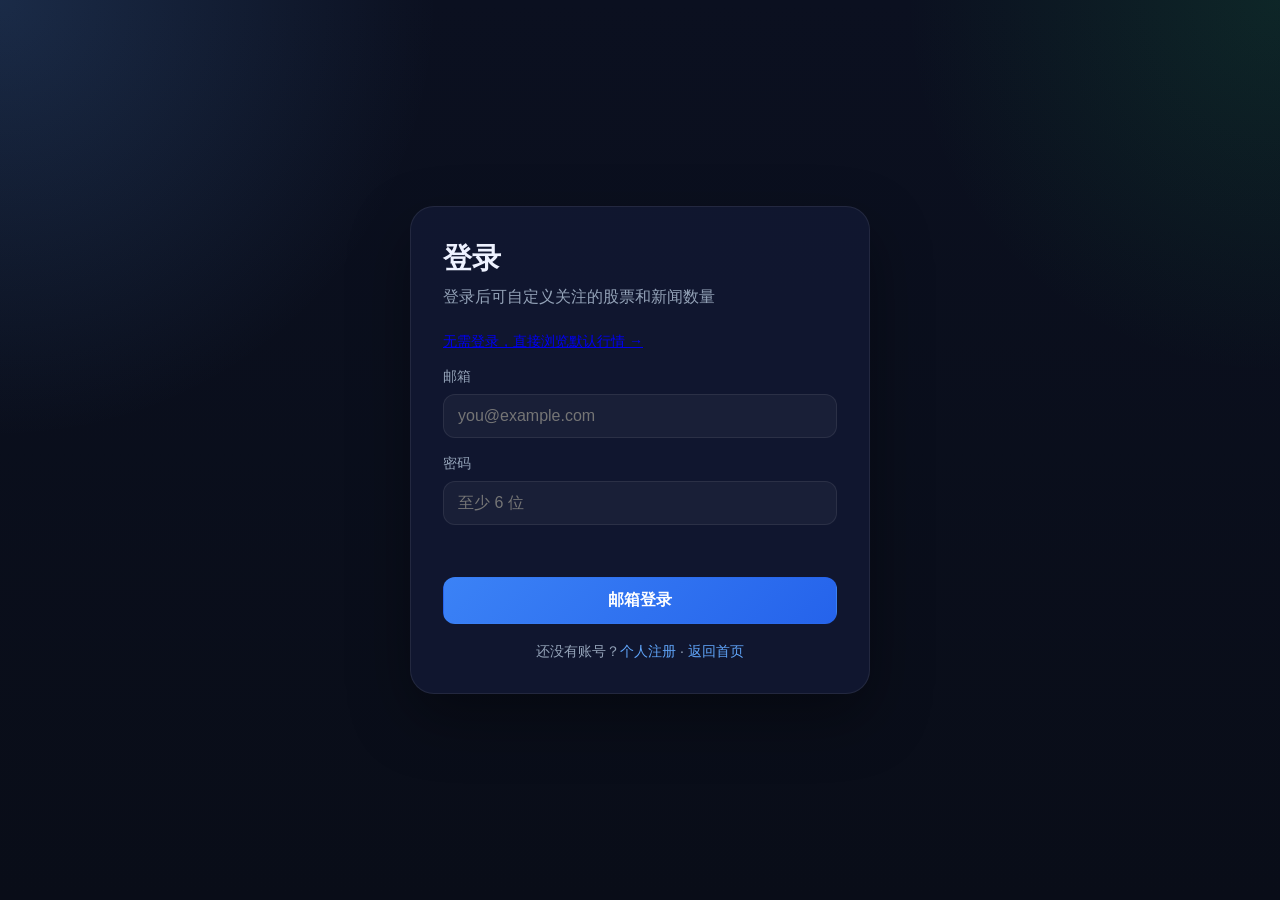
<file: static/login.html>
<!DOCTYPE html>
<html lang="zh-CN">
  <head>
    <meta charset="UTF-8" />
    <meta name="viewport" content="width=device-width, initial-scale=1.0" />
    <title>登录 | Stock Tracker</title>
    <link rel="stylesheet" href="/static/style.css" />
    <link rel="stylesheet" href="/static/auth.css" />
  </head>
  <body>
    <div class="auth-shell">
      <div class="auth-card">
        <h1>登录</h1>
        <p>登录后可自定义关注的股票和新闻数量</p>
        <p class="form-note" style="margin-bottom: 16px">
          <a href="/">无需登录，直接浏览默认行情 →</a>
        </p>

        <form class="auth-form" id="login-form">
          <div class="form-field">
            <label for="email">邮箱</label>
            <input id="email" name="email" type="email" required placeholder="you@example.com" />
          </div>
          <div class="form-field">
            <label for="password">密码</label>
            <input id="password" name="password" type="password" required minlength="6" placeholder="至少 6 位" />
          </div>
          <div class="form-message" id="form-message"></div>
          <button class="primary-btn" type="submit">邮箱登录</button>
        </form>

        <div class="auth-footer">
          还没有账号？<a href="/register.html">个人注册</a>
          · <a href="/">返回首页</a>
        </div>
      </div>
    </div>

    <script src="/static/auth.js?v=3.1.1"></script>
    <script>
      if (getToken()) window.location.href = "/";

      document.getElementById("login-form").addEventListener("submit", async (event) => {
        event.preventDefault();
        const message = document.getElementById("form-message");
        showMessage(message, "");
        try {
          const payload = {
            email: document.getElementById("email").value.trim(),
            password: document.getElementById("password").value,
          };
          const data = await apiFetch("/api/auth/login", {
            method: "POST",
            body: JSON.stringify(payload),
          });
          setToken(data.access_token);
          window.location.href = "/";
        } catch (error) {
          showMessage(message, error.message, "error");
        }
      });
    </script>
  </body>
</html>
</file>
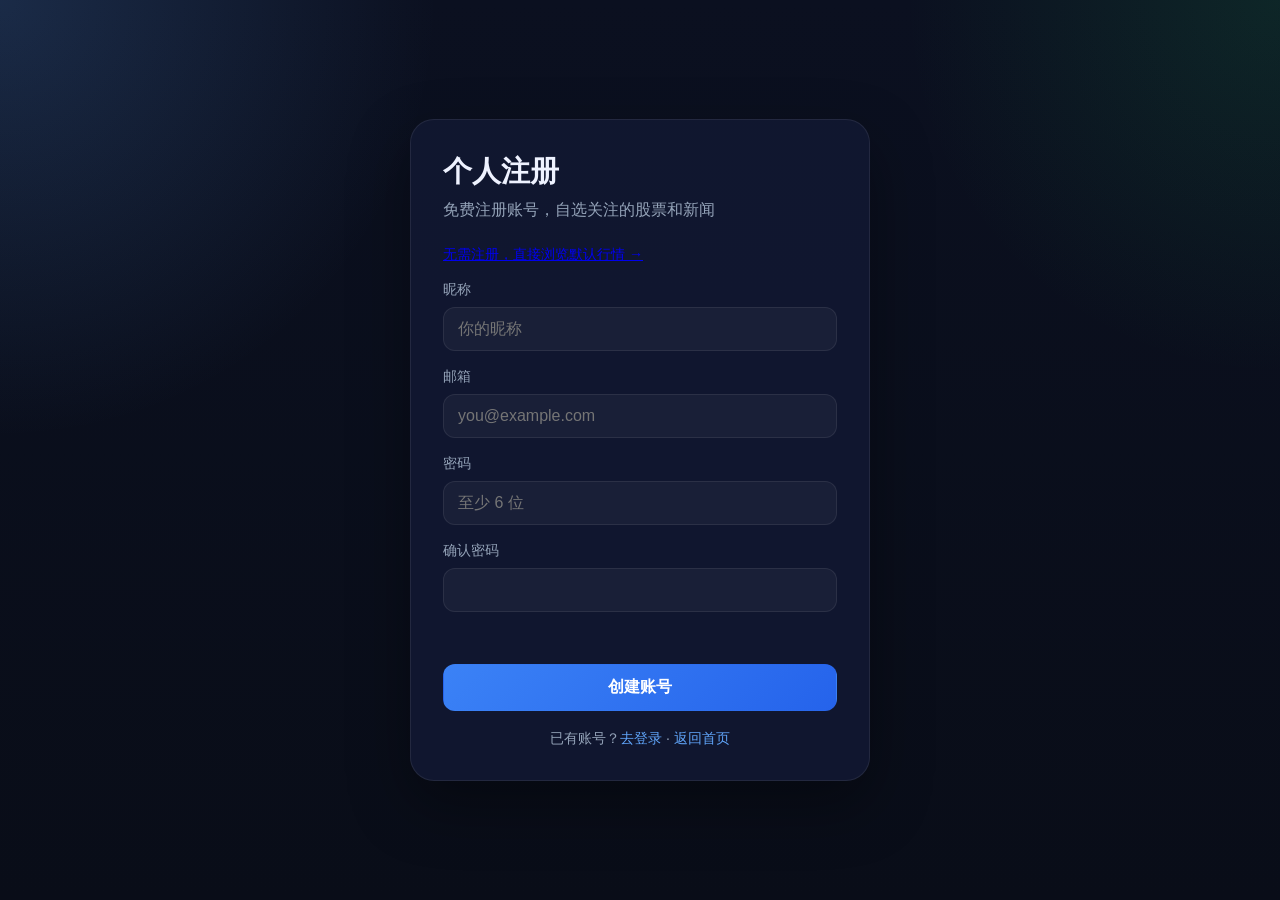
<file: static/register.html>
<!DOCTYPE html>
<html lang="zh-CN">
  <head>
    <meta charset="UTF-8" />
    <meta name="viewport" content="width=device-width, initial-scale=1.0" />
    <title>个人注册 | Stock Tracker</title>
    <link rel="stylesheet" href="/static/style.css" />
    <link rel="stylesheet" href="/static/auth.css" />
  </head>
  <body>
    <div class="auth-shell">
      <div class="auth-card">
        <h1>个人注册</h1>
        <p>免费注册账号，自选关注的股票和新闻</p>
        <p class="form-note" style="margin-bottom: 16px">
          <a href="/">无需注册，直接浏览默认行情 →</a>
        </p>

        <form class="auth-form" id="register-form">
          <div class="form-field">
            <label for="display_name">昵称</label>
            <input id="display_name" name="display_name" type="text" required maxlength="60" placeholder="你的昵称" />
          </div>
          <div class="form-field">
            <label for="email">邮箱</label>
            <input id="email" name="email" type="email" required placeholder="you@example.com" />
          </div>
          <div class="form-field">
            <label for="password">密码</label>
            <input id="password" name="password" type="password" required minlength="6" placeholder="至少 6 位" />
          </div>
          <div class="form-field">
            <label for="password_confirm">确认密码</label>
            <input id="password_confirm" name="password_confirm" type="password" required minlength="6" />
          </div>
          <div class="form-message" id="form-message"></div>
          <button class="primary-btn" type="submit">创建账号</button>
        </form>

        <div class="auth-footer">
          已有账号？<a href="/login.html">去登录</a>
          · <a href="/">返回首页</a>
        </div>
      </div>
    </div>

    <script src="/static/auth.js?v=3.1.1"></script>
    <script>
      document.getElementById("register-form").addEventListener("submit", async (event) => {
        event.preventDefault();
        const message = document.getElementById("form-message");
        const password = document.getElementById("password").value;
        const confirm = document.getElementById("password_confirm").value;
        if (password !== confirm) {
          showMessage(message, "两次输入的密码不一致", "error");
          return;
        }

        showMessage(message, "");
        try {
          const payload = {
            display_name: document.getElementById("display_name").value.trim(),
            email: document.getElementById("email").value.trim(),
            password,
          };
          const data = await apiFetch("/api/auth/register", {
            method: "POST",
            body: JSON.stringify(payload),
          });
          setToken(data.access_token);
          showMessage(message, "注册成功，正在跳转...", "success");
          setTimeout(() => (window.location.href = "/"), 600);
        } catch (error) {
          showMessage(message, error.message, "error");
        }
      });
    </script>
  </body>
</html>
</file>
<file: static/style.css>
:root {
  --bg: #0b1020;
  --bg-soft: #121933;
  --card: rgba(18, 25, 51, 0.88);
  --line: rgba(255, 255, 255, 0.08);
  --text: #eef2ff;
  --muted: #94a3b8;
  --green: #22c55e;
  --red: #ef4444;
  --blue: #60a5fa;
  --shadow: 0 24px 60px rgba(0, 0, 0, 0.35);
}

* {
  box-sizing: border-box;
}

body {
  margin: 0;
  min-height: 100vh;
  font-family: "IBM Plex Sans", sans-serif;
  color: var(--text);
  background:
    radial-gradient(circle at top left, rgba(96, 165, 250, 0.18), transparent 28%),
    radial-gradient(circle at top right, rgba(34, 197, 94, 0.12), transparent 24%),
    linear-gradient(180deg, #0b1020 0%, #090d18 100%);
}

.page {
  width: min(1200px, calc(100% - 32px));
  margin: 0 auto;
  padding: 32px 0 48px;
}

.hero {
  display: flex;
  justify-content: space-between;
  gap: 24px;
  align-items: flex-start;
  margin-bottom: 28px;
}

.eyebrow {
  margin: 0 0 8px;
  color: var(--blue);
  font-size: 0.85rem;
  letter-spacing: 0.12em;
  text-transform: uppercase;
}

h1 {
  margin: 0;
  font-size: clamp(2rem, 4vw, 3rem);
}

.subtitle {
  margin: 10px 0 0;
  color: var(--muted);
  max-width: 560px;
}

.hero-meta {
  display: grid;
  gap: 10px;
  justify-items: end;
}

.status-pill,
.last-updated {
  padding: 10px 14px;
  border: 1px solid var(--line);
  border-radius: 999px;
  background: rgba(255, 255, 255, 0.03);
  font-size: 0.9rem;
}

.status-pill.ok {
  color: var(--green);
}

.status-pill.error {
  color: var(--red);
}

.cards {
  display: grid;
  grid-template-columns: repeat(3, minmax(0, 1fr));
  gap: 18px;
  margin-bottom: 36px;
}

.card {
  padding: 22px;
  border: 1px solid var(--line);
  border-radius: 22px;
  background: var(--card);
  box-shadow: var(--shadow);
  backdrop-filter: blur(12px);
}

.card-top {
  display: flex;
  justify-content: space-between;
  align-items: center;
  margin-bottom: 18px;
}

.symbol {
  font-size: 1.35rem;
  font-weight: 700;
}

.name {
  color: var(--muted);
  font-size: 0.92rem;
}

.market-state {
  padding: 6px 10px;
  border-radius: 999px;
  background: rgba(96, 165, 250, 0.12);
  color: var(--blue);
  font-size: 0.75rem;
  text-transform: uppercase;
}

.price {
  font-family: "IBM Plex Mono", monospace;
  font-size: 2.2rem;
  font-weight: 600;
  margin: 0 0 8px;
}

.change-row {
  display: flex;
  gap: 10px;
  align-items: center;
  font-size: 0.95rem;
}

.positive {
  color: var(--green);
}

.negative {
  color: var(--red);
}

.neutral {
  color: var(--muted);
}

.meta-row {
  margin-top: 18px;
  padding-top: 16px;
  border-top: 1px solid var(--line);
  display: flex;
  justify-content: space-between;
  color: var(--muted);
  font-size: 0.85rem;
}

.poly-block {
  margin-top: 18px;
  padding-top: 16px;
  border-top: 1px solid var(--line);
  display: grid;
  gap: 10px;
}

.poly-head {
  display: flex;
  justify-content: space-between;
  align-items: center;
  gap: 12px;
  color: var(--muted);
  font-size: 0.82rem;
}

.poly-head a {
  color: var(--blue);
  text-decoration: none;
}

.poly-head a:hover {
  text-decoration: underline;
}

.poly-item {
  display: grid;
  gap: 8px;
  padding: 12px;
  border: 1px solid var(--line);
  border-radius: 14px;
  background: rgba(96, 165, 250, 0.06);
  color: inherit;
  text-decoration: none;
  transition: border-color 0.2s ease, transform 0.2s ease;
}

.poly-item:hover {
  border-color: rgba(96, 165, 250, 0.35);
  transform: translateY(-1px);
}

.poly-title {
  margin: 0;
  font-size: 0.88rem;
  line-height: 1.45;
}

.poly-odds {
  display: flex;
  gap: 10px;
  flex-wrap: wrap;
  font-size: 0.8rem;
}

.poly-yes {
  color: var(--green);
}

.poly-no {
  color: var(--red);
}

.poly-empty {
  margin: 0;
  color: var(--muted);
  font-size: 0.85rem;
}

.news-block {
  margin-top: 18px;
  padding-top: 16px;
  border-top: 1px solid var(--line);
  display: grid;
  gap: 10px;
}

.news-head {
  color: var(--muted);
  font-size: 0.82rem;
}

.news-list {
  display: grid;
  gap: 10px;
}

.news-item {
  display: grid;
  gap: 6px;
  padding: 12px;
  border: 1px solid var(--line);
  border-radius: 14px;
  background: rgba(255, 255, 255, 0.03);
  color: inherit;
  text-decoration: none;
  transition: border-color 0.2s ease, transform 0.2s ease;
}

.news-item:hover {
  border-color: rgba(96, 165, 250, 0.35);
  transform: translateY(-1px);
}

.news-item-title {
  margin: 0;
  font-size: 0.9rem;
  line-height: 1.45;
}

.news-item-summary {
  margin: 0;
  color: var(--muted);
  font-size: 0.82rem;
  line-height: 1.5;
}

.news-item-meta {
  display: flex;
  justify-content: space-between;
  gap: 10px;
  color: var(--muted);
  font-size: 0.75rem;
}

.news-empty {
  margin: 0;
  color: var(--muted);
  font-size: 0.85rem;
}

.section-head h2 {
  margin: 0 0 6px;
  font-size: 1.5rem;
}

.section-head p {
  margin: 0 0 18px;
  color: var(--muted);
}

.news-grid {
  display: grid;
  grid-template-columns: repeat(auto-fit, minmax(280px, 1fr));
  gap: 16px;
}

.news-card {
  display: grid;
  gap: 12px;
  padding: 18px;
  border: 1px solid var(--line);
  border-radius: 18px;
  background: rgba(255, 255, 255, 0.03);
  transition: transform 0.2s ease, border-color 0.2s ease;
}

.news-card:hover {
  transform: translateY(-2px);
  border-color: rgba(96, 165, 250, 0.35);
}

.news-card a {
  color: inherit;
  text-decoration: none;
}

.news-tag {
  display: inline-block;
  padding: 4px 10px;
  border-radius: 999px;
  background: rgba(96, 165, 250, 0.14);
  color: var(--blue);
  font-size: 0.75rem;
  font-weight: 600;
}

.news-title {
  margin: 0;
  font-size: 1rem;
  line-height: 1.5;
}

.news-summary {
  margin: 0;
  color: var(--muted);
  font-size: 0.9rem;
  line-height: 1.55;
}

.news-meta {
  display: flex;
  justify-content: space-between;
  gap: 12px;
  color: var(--muted);
  font-size: 0.8rem;
}

.empty-state {
  padding: 28px;
  border: 1px dashed var(--line);
  border-radius: 18px;
  color: var(--muted);
  text-align: center;
}

.preferences-panel {
  margin-bottom: 28px;
  padding: 22px;
  border: 1px solid var(--line);
  border-radius: 22px;
  background: rgba(255, 255, 255, 0.03);
}

.preferences-panel.hidden {
  display: none;
}

.preferences-head {
  display: flex;
  justify-content: space-between;
  align-items: flex-start;
  gap: 16px;
  margin-bottom: 18px;
}

.preferences-head h2 {
  margin: 0 0 6px;
  font-size: 1.35rem;
}

.preferences-head p {
  margin: 0;
  color: var(--muted);
  font-size: 0.92rem;
}

.market-tabs {
  display: flex;
  gap: 10px;
  flex-wrap: wrap;
  margin-bottom: 14px;
}

.market-tab {
  padding: 8px 14px;
  border-radius: 999px;
  border: 1px solid var(--line);
  background: rgba(255, 255, 255, 0.03);
  color: var(--text);
  font: inherit;
  cursor: pointer;
}

.market-tab.active {
  border-color: rgba(96, 165, 250, 0.45);
  background: rgba(96, 165, 250, 0.15);
  color: var(--blue);
}

.symbol-search-row {
  display: flex;
  gap: 10px;
  margin-bottom: 12px;
}

.symbol-search-row input {
  flex: 1;
  padding: 12px 14px;
  border: 1px solid var(--line);
  border-radius: 12px;
  background: rgba(255, 255, 255, 0.04);
  color: var(--text);
  font: inherit;
}

.symbol-search-row .secondary-btn {
  width: auto;
  white-space: nowrap;
}

.search-results {
  display: grid;
  gap: 8px;
  margin-bottom: 16px;
  max-height: 280px;
  overflow-y: auto;
}

.search-results.hidden {
  display: none;
}

.search-result-item {
  display: flex;
  justify-content: space-between;
  align-items: center;
  gap: 12px;
  padding: 12px 14px;
  border: 1px solid var(--line);
  border-radius: 12px;
  background: rgba(255, 255, 255, 0.03);
  color: inherit;
  text-align: left;
  cursor: pointer;
  font: inherit;
}

.search-result-item:hover {
  border-color: rgba(96, 165, 250, 0.35);
}

.search-result-item strong {
  margin-right: 8px;
}

.search-empty,
.selected-empty {
  margin: 0;
  color: var(--muted);
  font-size: 0.9rem;
}

.selected-symbols {
  margin-bottom: 18px;
}

.selected-head {
  display: flex;
  justify-content: space-between;
  align-items: center;
  margin-bottom: 10px;
  color: var(--muted);
}

.selected-list {
  display: flex;
  flex-wrap: wrap;
  gap: 10px;
}

.selected-chip {
  display: flex;
  align-items: center;
  gap: 10px;
  padding: 10px 12px;
  border: 1px solid var(--line);
  border-radius: 14px;
  background: rgba(96, 165, 250, 0.08);
}

.selected-chip strong {
  display: block;
}

.selected-chip small {
  color: var(--muted);
}

.selected-chip button {
  border: none;
  background: transparent;
  color: var(--muted);
  font-size: 1.2rem;
  cursor: pointer;
  line-height: 1;
}

.symbol-picker {
  display: grid;
  grid-template-columns: repeat(auto-fit, minmax(150px, 1fr));
  gap: 12px;
  margin-bottom: 18px;
}

.symbol-chip {
  display: flex;
  gap: 10px;
  align-items: center;
  padding: 12px 14px;
  border: 1px solid var(--line);
  border-radius: 14px;
  background: rgba(255, 255, 255, 0.02);
  cursor: pointer;
}

.symbol-chip input {
  accent-color: var(--blue);
}

.symbol-chip-label {
  display: grid;
  gap: 2px;
}

.symbol-chip-label small {
  color: var(--muted);
  font-size: 0.78rem;
}

.news-limit-row {
  display: flex;
  align-items: center;
  gap: 12px;
  color: var(--muted);
}

.news-limit-row input[type="range"] {
  flex: 1;
  max-width: 280px;
}

@media (max-width: 900px) {
  .hero,
  .cards {
    grid-template-columns: 1fr;
    display: grid;
  }

  .hero-meta {
    justify-items: start;
  }
}
</file>
<file: static/auth.css>
.auth-shell {
  min-height: 100vh;
  display: grid;
  place-items: center;
  padding: 24px;
}

.auth-card {
  width: min(460px, 100%);
  padding: 32px;
  border: 1px solid var(--line);
  border-radius: 24px;
  background: var(--card);
  box-shadow: var(--shadow);
}

.auth-card h1 {
  margin: 0 0 8px;
  font-size: 1.8rem;
}

.auth-card p {
  margin: 0 0 24px;
  color: var(--muted);
}

.auth-form {
  display: grid;
  gap: 16px;
}

.form-field label {
  display: block;
  margin-bottom: 8px;
  font-size: 0.9rem;
  color: var(--muted);
}

.form-field input {
  width: 100%;
  padding: 12px 14px;
  border: 1px solid var(--line);
  border-radius: 12px;
  background: rgba(255, 255, 255, 0.04);
  color: var(--text);
  font: inherit;
}

.form-field input:focus {
  outline: none;
  border-color: rgba(96, 165, 250, 0.5);
}

.primary-btn,
.secondary-btn {
  display: inline-flex;
  justify-content: center;
  align-items: center;
  width: 100%;
  padding: 12px 16px;
  border-radius: 12px;
  border: 1px solid transparent;
  font: inherit;
  font-weight: 600;
  cursor: pointer;
  text-decoration: none;
}

.preferences-head .secondary-btn {
  width: auto;
  white-space: nowrap;
}

.primary-btn {
  background: linear-gradient(135deg, #3b82f6, #2563eb);
  color: white;
}

.secondary-btn {
  background: rgba(255, 255, 255, 0.04);
  color: var(--text);
  border-color: var(--line);
}

.form-message {
  min-height: 20px;
  font-size: 0.9rem;
}

.form-message.error {
  color: var(--red);
}

.form-message.success {
  color: var(--green);
}

.form-note,
.auth-footer {
  color: var(--muted);
  font-size: 0.88rem;
}

.auth-footer {
  margin-top: 18px;
  text-align: center;
}

.auth-footer a {
  color: var(--blue);
  text-decoration: none;
}

.divider {
  display: flex;
  align-items: center;
  gap: 12px;
  color: var(--muted);
  font-size: 0.82rem;
}

.divider::before,
.divider::after {
  content: "";
  flex: 1;
  height: 1px;
  background: var(--line);
}

.top-nav {
  display: flex;
  justify-content: space-between;
  align-items: center;
  gap: 16px;
  margin-bottom: 24px;
}

.top-nav-actions {
  display: flex;
  gap: 10px;
  flex-wrap: wrap;
}

.nav-btn {
  padding: 10px 14px;
  border-radius: 999px;
  border: 1px solid var(--line);
  background: rgba(255, 255, 255, 0.04);
  color: var(--text);
  text-decoration: none;
  font-size: 0.88rem;
}
</file>
